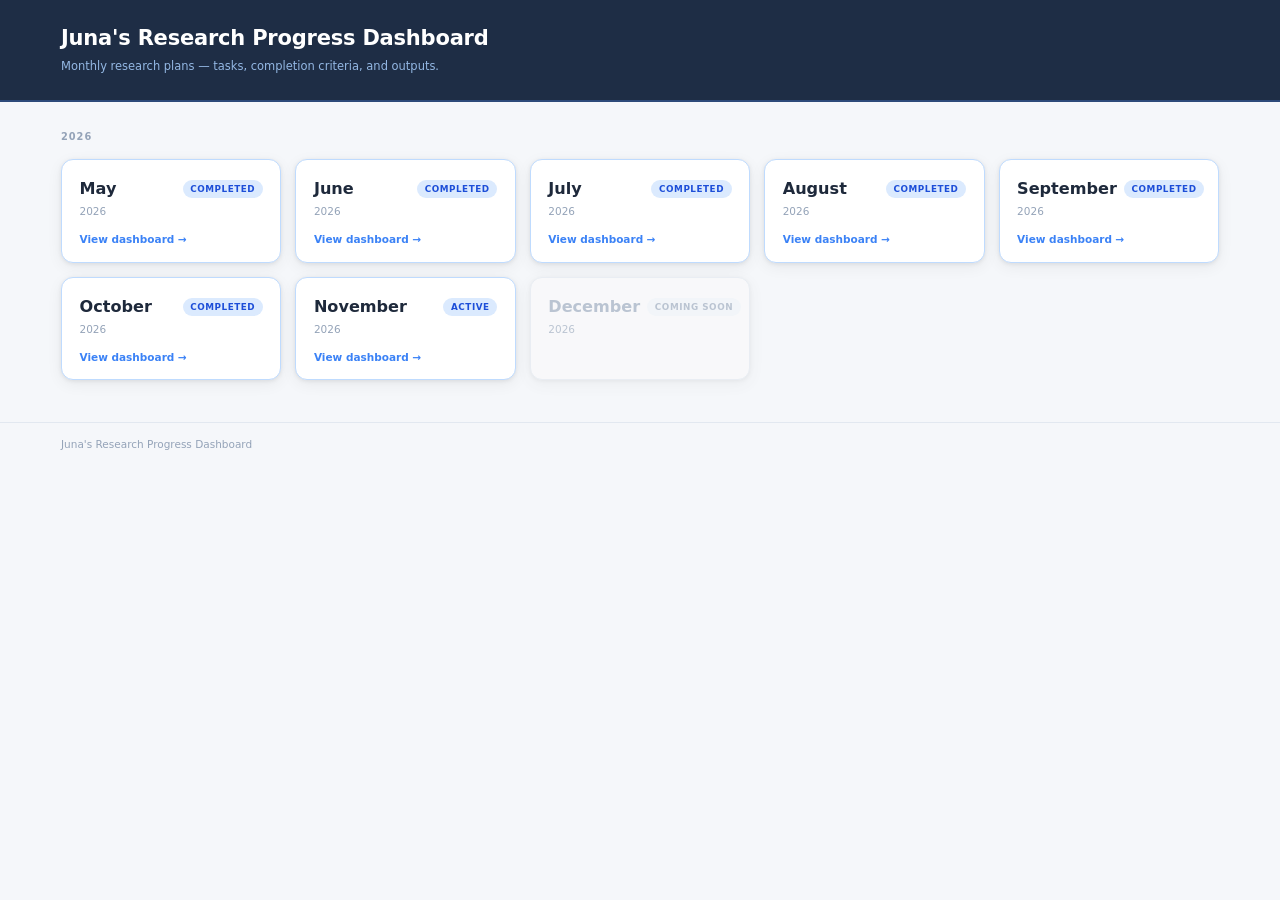
<file: index.html>
<!DOCTYPE html>
<html lang="en">
<head>
  <meta charset="UTF-8" />
  <meta name="viewport" content="width=device-width, initial-scale=1.0" />
  <title>Juna's Research Progress Dashboard</title>
  <link rel="stylesheet" href="./style.css" />
</head>
<body>

  <header class="site-header">
    <div class="container">
      <h1>Juna's Research Progress Dashboard</h1>
      <p class="header-desc">Monthly research plans — tasks, completion criteria, and outputs.</p>
    </div>
  </header>

  <main class="container">

    <section class="year-group">
      <h2 class="year-label">2026</h2>

      <div class="month-grid">

        <!-- May 2026 -->
        <a class="month-card active"
           href="https://docs.google.com/spreadsheets/d/197niRRrYxet8Ixyyl5W2uOUdY9YFtG30mPt-EyjZz64/edit?usp=sharing"
           target="_blank" rel="noopener noreferrer">
          <div class="card-top">
            <span class="month-name">May</span>
            <span class="card-badge active-badge">Completed</span>
          </div>
          <p class="card-year">2026</p>
          <span class="card-link">View dashboard →</span>
        </a>

        <!-- June 2026 -->
        <a class="month-card active"
           href="https://docs.google.com/spreadsheets/d/1IXLaJYmv2x3Zly0BOvSyqh5CKrTWKsJP8ksdZ66iKpE/edit?usp=sharing"
           target="_blank" rel="noopener noreferrer">
          <div class="card-top">
            <span class="month-name">June</span>
            <span class="card-badge active-badge">Completed</span>
          </div>
          <p class="card-year">2026</p>
          <span class="card-link">View dashboard →</span>
        </a>

        <!-- July 2026 -->
        <a class="month-card active"
           href="https://docs.google.com/spreadsheets/d/1YIrWXRaexo5EllFlMdueJWozddkefe2x4ZHNJj8iZzA/edit?usp=sharing"
           target="_blank" rel="noopener noreferrer">
          <div class="card-top">
            <span class="month-name">July</span>
            <span class="card-badge active-badge">Completed</span>
          </div>
          <p class="card-year">2026</p>
          <span class="card-link">View dashboard →</span>
        </a>

        <!-- August 2026 -->
        <a class="month-card active"
           href="https://docs.google.com/spreadsheets/d/1JSuTwkN5mUXRyhB2wUT_ysqyRQpZm-8Sy1HCrvUlVRU/edit?usp=sharing"
           target="_blank" rel="noopener noreferrer">
          <div class="card-top">
            <span class="month-name">August</span>
            <span class="card-badge active-badge">Completed</span>
          </div>
          <p class="card-year">2026</p>
          <span class="card-link">View dashboard →</span>
        </a>

        <!-- September 2026 -->
        <a class="month-card active"
           href="https://docs.google.com/spreadsheets/d/1l_3I9ZzagnJWOI3SQdfpLnofyK9028yAjsxsCU3K1SI/edit?usp=sharing"
           target="_blank" rel="noopener noreferrer">
          <div class="card-top">
            <span class="month-name">September</span>
            <span class="card-badge active-badge">Completed</span>
          </div>
          <p class="card-year">2026</p>
          <span class="card-link">View dashboard →</span>
        </a>

        <!-- October 2026 -->
        <a class="month-card active"
           href="https://docs.google.com/spreadsheets/d/12qTZC6hiARpYbGw0I2BPGtX4RTYEGW2qOWM9nhsOW2g/edit?usp=sharing"
           target="_blank" rel="noopener noreferrer">
          <div class="card-top">
            <span class="month-name">October</span>
            <span class="card-badge active-badge">Completed</span>
          </div>
          <p class="card-year">2026</p>
          <span class="card-link">View dashboard →</span>
        </a>

        <!-- November 2026 — Active -->
        <a class="month-card active"
           href="https://docs.google.com/spreadsheets/d/1H5Y3AMRMcL0KIB4VBgiRlan885qag3c8B1j-98FwhWU/edit?usp=sharing"
           target="_blank" rel="noopener noreferrer">
          <div class="card-top">
            <span class="month-name">November</span>
            <span class="card-badge active-badge">Active</span>
          </div>
          <p class="card-year">2026</p>
          <span class="card-link">View dashboard →</span>
        </a>

        <!-- December 2026 — Coming Soon -->
        <div class="month-card soon">
          <div class="card-top">
            <span class="month-name">December</span>
            <span class="card-badge soon-badge">Coming Soon</span>
          </div>
          <p class="card-year">2026</p>
        </div>

      </div>
    </section>

  </main>

  <footer class="site-footer">
    <div class="container">
      <span>Juna's Research Progress Dashboard</span>
    </div>
  </footer>

  <script src="./script.js"></script>
</body>
</html>
</file>
<file: style.css>
/* ═══════════════════════════════════════════════
   SHARED STYLES — style.css
   Used by: index.html (homepage) + may/index.html (dashboard)
═══════════════════════════════════════════════ */

/* ── Reset & Base ───────────────────────────── */
*, *::before, *::after { box-sizing: border-box; margin: 0; padding: 0; }

:root {
  --font:          Inter, system-ui, -apple-system, Arial, Helvetica, sans-serif;
  --bg:            #f5f7fa;
  --white:         #ffffff;
  --border:        #e2e8f0;
  --border-dark:   #cbd5e1;
  --text:          #1e293b;
  --text-2:        #475569;
  --text-3:        #94a3b8;
  --header-bg:     #1e2d45;
  --header-border: #2d4a7a;
  --accent:        #3b82f6;
  --ns-bg: #f1f5f9; --ns-text: #64748b; --ns-border: #cbd5e1;
  --ip-bg: #fff7ed; --ip-text: #c2410c; --ip-border: #fed7aa;
  --cp-bg: #f0fdf4; --cp-text: #166534; --cp-border: #bbf7d0;
  --w1: #3b82f6;
  --w2: #8b5cf6;
  --w3: #0891b2;
  --w4: #10b981;
  --w5: #f59e0b;
  --radius-sm: 4px;
  --radius:    8px;
  --radius-lg: 12px;
  --shadow:    0 1px 4px rgba(0,0,0,.08), 0 4px 16px rgba(0,0,0,.06);
}

html { font-size: 14px; scroll-behavior: smooth; }

body {
  font-family: var(--font);
  background: var(--bg);
  color: var(--text);
  line-height: 1.5;
  min-height: 100vh;
}

.container {
  max-width: 1200px;
  margin: 0 auto;
  padding: 0 1.5rem;
}


/* ── Header (shared) ────────────────────────── */
.site-header {
  background: var(--header-bg);
  border-bottom: 2px solid var(--header-border);
  padding: 1.75rem 0;
  color: #fff;
}

.site-header h1 {
  font-size: 1.5rem;
  font-weight: 600;
  line-height: 1.25;
  letter-spacing: -.01em;
  margin-bottom: .5rem;
}

.header-desc {
  font-size: .82rem;
  color: #94b8e4;
  max-width: 540px;
  line-height: 1.55;
}

.header-row {
  display: flex;
  justify-content: space-between;
  align-items: flex-start;
  gap: 2rem;
  flex-wrap: wrap;
}

.header-progress {
  min-width: 200px;
  padding-top: .2rem;
}

.progress-label {
  font-size: .68rem;
  font-weight: 600;
  letter-spacing: .08em;
  text-transform: uppercase;
  color: #93b4e0;
  margin-bottom: .5rem;
}

.progress-track {
  height: 6px;
  background: rgba(255,255,255,.15);
  border-radius: 99px;
  overflow: hidden;
  margin-bottom: .35rem;
}

.progress-fill {
  height: 100%;
  background: #60a5fa;
  border-radius: 99px;
  width: 0%;
  transition: width .4s ease;
}

.progress-stat {
  font-size: .75rem;
  color: #93b4e0;
}

/* ── Footer (shared) ────────────────────────── */
.site-footer {
  border-top: 1px solid var(--border);
  padding: 1rem 0 1.75rem;
  color: var(--text-3);
  font-size: .75rem;
}

.footer-inner {
  display: flex;
  align-items: center;
  justify-content: space-between;
  gap: 1rem;
  flex-wrap: wrap;
}

.btn-reset {
  font-family: var(--font);
  font-size: .72rem;
  font-weight: 600;
  color: #ef4444;
  background: none;
  border: 1px solid #fecaca;
  border-radius: var(--radius-sm);
  padding: .28rem .7rem;
  cursor: pointer;
  transition: background .15s;
}
.btn-reset:hover { background: #fff5f5; }


/* ═══════════════════════════════════════════════
   HOMEPAGE — month index
═══════════════════════════════════════════════ */
.year-group {
  display: flex;
  flex-direction: column;
  gap: 1rem;
  padding-top: 2rem;
  padding-bottom: 3rem;
}

.year-label {
  font-size: .7rem;
  font-weight: 700;
  letter-spacing: .1em;
  text-transform: uppercase;
  color: var(--text-3);
}

.month-grid {
  display: grid;
  grid-template-columns: repeat(auto-fill, minmax(220px, 1fr));
  gap: 1rem;
}

.month-card {
  background: var(--white);
  border: 1px solid var(--border);
  border-radius: var(--radius-lg);
  padding: 1.25rem 1.25rem 1rem;
  display: flex;
  flex-direction: column;
  gap: .35rem;
  text-decoration: none;
  color: inherit;
  box-shadow: var(--shadow);
  transition: box-shadow .15s, border-color .15s, transform .15s;
}

.month-card.active {
  border-color: #bfdbfe;
  cursor: pointer;
}

.month-card.active:hover {
  border-color: var(--accent);
  box-shadow: 0 4px 20px rgba(59,130,246,.15);
  transform: translateY(-1px);
}

.month-card.soon {
  background: #fafafa;
  border-color: var(--border);
  cursor: default;
  opacity: .6;
}

.card-top {
  display: flex;
  align-items: center;
  justify-content: space-between;
  gap: .5rem;
}

.month-name {
  font-size: 1.15rem;
  font-weight: 600;
  color: var(--text);
}

.month-card.soon .month-name { color: var(--text-3); }

.card-year {
  font-size: .75rem;
  color: var(--text-3);
  margin-top: -.15rem;
}

.card-link {
  font-size: .75rem;
  font-weight: 600;
  color: var(--accent);
  margin-top: .5rem;
}

.month-card.active:hover .card-link { text-decoration: underline; }

.card-badge {
  font-size: .63rem;
  font-weight: 700;
  letter-spacing: .06em;
  text-transform: uppercase;
  padding: .18rem .55rem;
  border-radius: 99px;
  white-space: nowrap;
}

.active-badge { background: #dbeafe; color: #1d4ed8; }
.soon-badge   { background: #f1f5f9; color: var(--text-3); }


/* ═══════════════════════════════════════════════
   DASHBOARD — week blocks + task table
═══════════════════════════════════════════════ */
main.container#dashboard {
  padding-top: 1.75rem;
  padding-bottom: 3rem;
  display: flex;
  flex-direction: column;
  gap: 1.5rem;
}

.week-block {
  background: var(--white);
  border-radius: var(--radius-lg);
  box-shadow: var(--shadow);
  border: 1px solid var(--border);
  overflow: hidden;
}

.week-block[data-week="1"] { border-left: 4px solid var(--w1); }
.week-block[data-week="2"] { border-left: 4px solid var(--w2); }
.week-block[data-week="3"] { border-left: 4px solid var(--w3); }
.week-block[data-week="4"] { border-left: 4px solid var(--w4); }
.week-block[data-week="5"] { border-left: 4px solid var(--w5); }

.week-header {
  display: flex;
  align-items: center;
  gap: 1.25rem;
  padding: .9rem 1.25rem;
  background: #fafbfd;
  border-bottom: 1px solid var(--border);
  flex-wrap: wrap;
}

.week-label-group {
  display: flex;
  align-items: center;
  gap: .6rem;
  flex-shrink: 0;
}

.week-badge {
  font-size: .68rem;
  font-weight: 700;
  letter-spacing: .07em;
  text-transform: uppercase;
  color: #fff;
  padding: .2rem .6rem;
  border-radius: 99px;
  white-space: nowrap;
}

.week-block[data-week="1"] .week-badge { background: var(--w1); }
.week-block[data-week="2"] .week-badge { background: var(--w2); }
.week-block[data-week="3"] .week-badge { background: var(--w3); }
.week-block[data-week="4"] .week-badge { background: var(--w4); }
.week-block[data-week="5"] .week-badge { background: var(--w5); }

.week-dates {
  font-size: .78rem;
  color: var(--text-3);
  white-space: nowrap;
}

.week-status-pill {
  font-size: .67rem;
  font-weight: 600;
  padding: .15rem .55rem;
  border-radius: 99px;
  border: 1px solid var(--ns-border);
  background: var(--ns-bg);
  color: var(--ns-text);
  transition: background .2s, color .2s, border-color .2s;
  white-space: nowrap;
}
.week-status-pill.in-progress { background: var(--ip-bg); color: var(--ip-text); border-color: var(--ip-border); }
.week-status-pill.completed   { background: var(--cp-bg); color: var(--cp-text); border-color: var(--cp-border); }

.week-goal {
  flex: 1;
  display: flex;
  align-items: baseline;
  gap: .45rem;
  min-width: 0;
}

.goal-kicker {
  font-size: .63rem;
  font-weight: 700;
  letter-spacing: .09em;
  text-transform: uppercase;
  color: var(--text-3);
  flex-shrink: 0;
}

.goal-text {
  font-size: .85rem;
  color: var(--text);
  font-style: italic;
  white-space: nowrap;
  overflow: hidden;
  text-overflow: ellipsis;
}

.week-prog-group {
  display: flex;
  align-items: center;
  gap: .5rem;
  flex-shrink: 0;
}

.week-prog-track {
  width: 100px;
  height: 4px;
  background: var(--border);
  border-radius: 99px;
  overflow: hidden;
}

.week-prog-fill {
  height: 100%;
  border-radius: 99px;
  width: 0%;
  transition: width .4s ease;
}

.week-block[data-week="1"] .week-prog-fill { background: var(--w1); }
.week-block[data-week="2"] .week-prog-fill { background: var(--w2); }
.week-block[data-week="3"] .week-prog-fill { background: var(--w3); }
.week-block[data-week="4"] .week-prog-fill { background: var(--w4); }
.week-block[data-week="5"] .week-prog-fill { background: var(--w5); }

.week-prog-pct {
  font-size: .72rem;
  color: var(--text-3);
  min-width: 28px;
  text-align: right;
}

/* ── Task table ─────────────────────────────── */
.table-scroll {
  overflow-x: auto;
  -webkit-overflow-scrolling: touch;
}

.task-table {
  width: 100%;
  border-collapse: collapse;
  font-size: .82rem;
}

.task-table thead tr {
  background: #f8fafc;
  border-bottom: 1px solid var(--border);
}

.task-table th {
  font-size: .62rem;
  font-weight: 700;
  letter-spacing: .09em;
  text-transform: uppercase;
  color: var(--text-3);
  padding: .5rem 1rem;
  text-align: left;
  white-space: nowrap;
}

.col-task     { width: 18%; min-width: 130px; }
.col-criteria { width: 30%; min-width: 200px; }
.col-status   { width: 11%; min-width: 120px; }
.col-evidence { width: 22%; min-width: 160px; }
.col-notes    { width: 19%; min-width: 140px; }

.task-table tbody tr {
  border-bottom: 1px solid #f0f4f8;
  transition: background .15s;
}
.task-table tbody tr:last-child { border-bottom: none; }
.task-table tbody tr:hover { background: #fafbfe; }
.task-table tbody tr.custom-row { background: #fdfcff; }
.task-table tbody tr.custom-row:hover { background: #f9f7ff; }

.task-table td {
  padding: .75rem 1rem;
  vertical-align: top;
}

.task-name-main {
  display: block;
  font-weight: 600;
  color: var(--text);
  margin-bottom: .25rem;
  line-height: 1.35;
}

.task-desc {
  font-size: .77rem;
  color: var(--text-2);
  line-height: 1.45;
}

.criteria-list {
  list-style: none;
  display: flex;
  flex-direction: column;
  gap: .25rem;
}

.criteria-list li {
  font-size: .78rem;
  color: var(--text-2);
  display: flex;
  align-items: flex-start;
  gap: .35rem;
}

.criteria-list li::before {
  content: "✓";
  color: #22c55e;
  font-size: .7rem;
  margin-top: .08rem;
  flex-shrink: 0;
}

.criteria-list li.sub {
  padding-left: 1rem;
  color: var(--text-3);
  font-size: .74rem;
}

.criteria-list li.sub::before { content: ""; margin: 0; }

/* ── Editable inputs (custom tasks) ─────────── */
.input-task-name,
.input-criteria {
  width: 100%;
  font-family: var(--font);
  font-size: .82rem;
  color: var(--text);
  background: #f8fafc;
  border: 1px solid var(--border);
  border-radius: var(--radius-sm);
  padding: .3rem .5rem;
  outline: none;
  transition: border-color .15s, box-shadow .15s;
}
.input-task-name:focus,
.input-criteria:focus {
  border-color: #93c5fd;
  box-shadow: 0 0 0 2px rgba(59,130,246,.15);
}
.input-task-name::placeholder,
.input-criteria::placeholder { color: var(--text-3); }

.input-criteria {
  resize: vertical;
  min-height: 52px;
  line-height: 1.45;
}

.status-select {
  appearance: none;
  -webkit-appearance: none;
  width: 100%;
  font-family: var(--font);
  font-size: .73rem;
  font-weight: 600;
  padding: .3rem 1.5rem .3rem .55rem;
  border-radius: 99px;
  border: 1px solid var(--ns-border);
  background-color: var(--ns-bg);
  color: var(--ns-text);
  background-image: url("data:image/svg+xml,%3Csvg xmlns='http://www.w3.org/2000/svg' width='9' height='5'%3E%3Cpath fill='%2394a3b8' d='M0 0l4.5 5L9 0z'/%3E%3C/svg%3E");
  background-repeat: no-repeat;
  background-position: right .5rem center;
  cursor: pointer;
  outline: none;
  transition: background-color .15s, color .15s, border-color .15s;
}
.status-select:focus { box-shadow: 0 0 0 2px rgba(59,130,246,.2); }
.status-select.in-progress { background-color: var(--ip-bg); color: var(--ip-text); border-color: var(--ip-border); }
.status-select.completed   { background-color: var(--cp-bg); color: var(--cp-text); border-color: var(--cp-border); }

.evidence-input {
  width: 100%;
  font-family: var(--font);
  font-size: .78rem;
  color: #2563eb;
  background: var(--white);
  border: 1px solid var(--border);
  border-radius: var(--radius-sm);
  padding: .32rem .5rem;
  outline: none;
  transition: border-color .15s, box-shadow .15s;
}
.evidence-input:focus {
  border-color: #93c5fd;
  box-shadow: 0 0 0 2px rgba(59,130,246,.15);
}
.evidence-input::placeholder { color: var(--text-3); font-style: italic; }

.notes-input {
  width: 100%;
  font-family: var(--font);
  font-size: .78rem;
  color: var(--text-2);
  background: var(--white);
  border: 1px solid var(--border);
  border-radius: var(--radius-sm);
  padding: .32rem .5rem;
  min-height: 52px;
  resize: vertical;
  outline: none;
  line-height: 1.45;
  transition: border-color .15s, box-shadow .15s;
}
.notes-input:focus {
  border-color: #93c5fd;
  box-shadow: 0 0 0 2px rgba(59,130,246,.15);
}
.notes-input::placeholder { color: var(--text-3); font-style: italic; }

/* ── Add Task row ───────────────────────────── */
.add-task-row td {
  padding: .6rem 1rem;
  border-top: 1px dashed var(--border);
}

.btn-add-task {
  font-family: var(--font);
  font-size: .75rem;
  font-weight: 600;
  color: var(--text-3);
  background: none;
  border: 1px dashed var(--border-dark);
  border-radius: var(--radius-sm);
  padding: .32rem .85rem;
  cursor: pointer;
  transition: color .15s, border-color .15s, background .15s;
  display: inline-flex;
  align-items: center;
  gap: .35rem;
}
.btn-add-task:hover {
  color: #2563eb;
  border-color: #93c5fd;
  background: #eff6ff;
}

.btn-delete {
  font-family: var(--font);
  font-size: .8rem;
  color: #f87171;
  background: none;
  border: 1px solid transparent;
  border-radius: var(--radius-sm);
  padding: .1rem .35rem;
  cursor: pointer;
  line-height: 1;
  transition: color .15s, border-color .15s, background .15s;
}
.btn-delete:hover {
  color: #dc2626;
  border-color: #fecaca;
  background: #fef2f2;
}


/* ═══════════════════════════════════════════════
   RESPONSIVE
═══════════════════════════════════════════════ */
@media (max-width: 860px) {
  html { font-size: 13px; }

  .header-row { flex-direction: column; gap: .75rem; }
  .site-header h1 { font-size: 1.25rem; }
  .week-header { flex-direction: column; align-items: flex-start; gap: .6rem; }
  .week-prog-track { width: 120px; }
  .month-grid { grid-template-columns: 1fr 1fr; }

  .task-table, .task-table thead, .task-table tbody,
  .task-table tr, .task-table th, .task-table td { display: block; }
  .task-table thead tr { display: none; }
  .task-table tbody tr { padding: .75rem 0; }
  .task-table tbody tr:not(:last-child) { border-bottom: 1px solid var(--border); }
  .task-table td { padding: .35rem 1rem; border: none; }
  .task-table td::before {
    content: attr(data-label);
    display: block;
    font-size: .62rem;
    font-weight: 700;
    letter-spacing: .08em;
    text-transform: uppercase;
    color: var(--text-3);
    margin-bottom: .2rem;
  }
  .add-task-row td { padding: .6rem 1rem; }
  .status-select { max-width: 180px; }
}

@media (max-width: 500px) {
  .month-grid { grid-template-columns: 1fr; }
}
</file>
